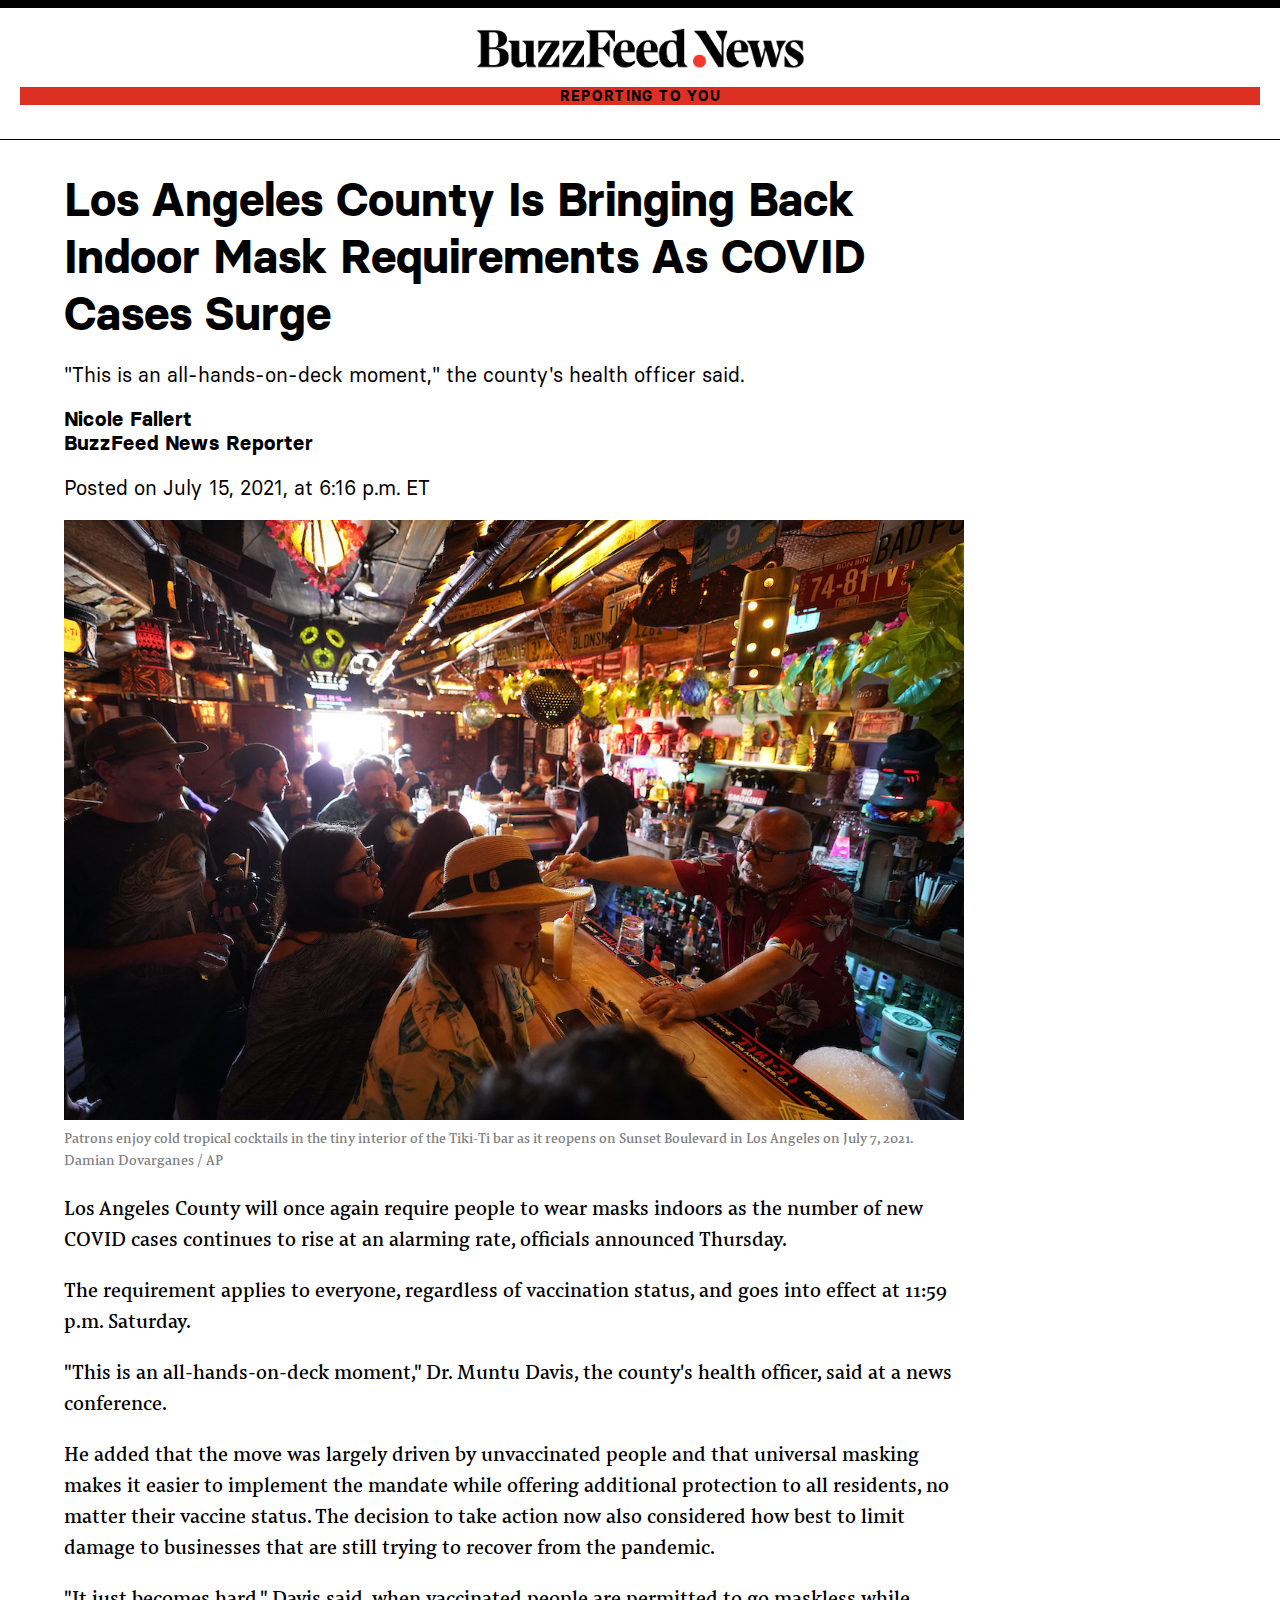
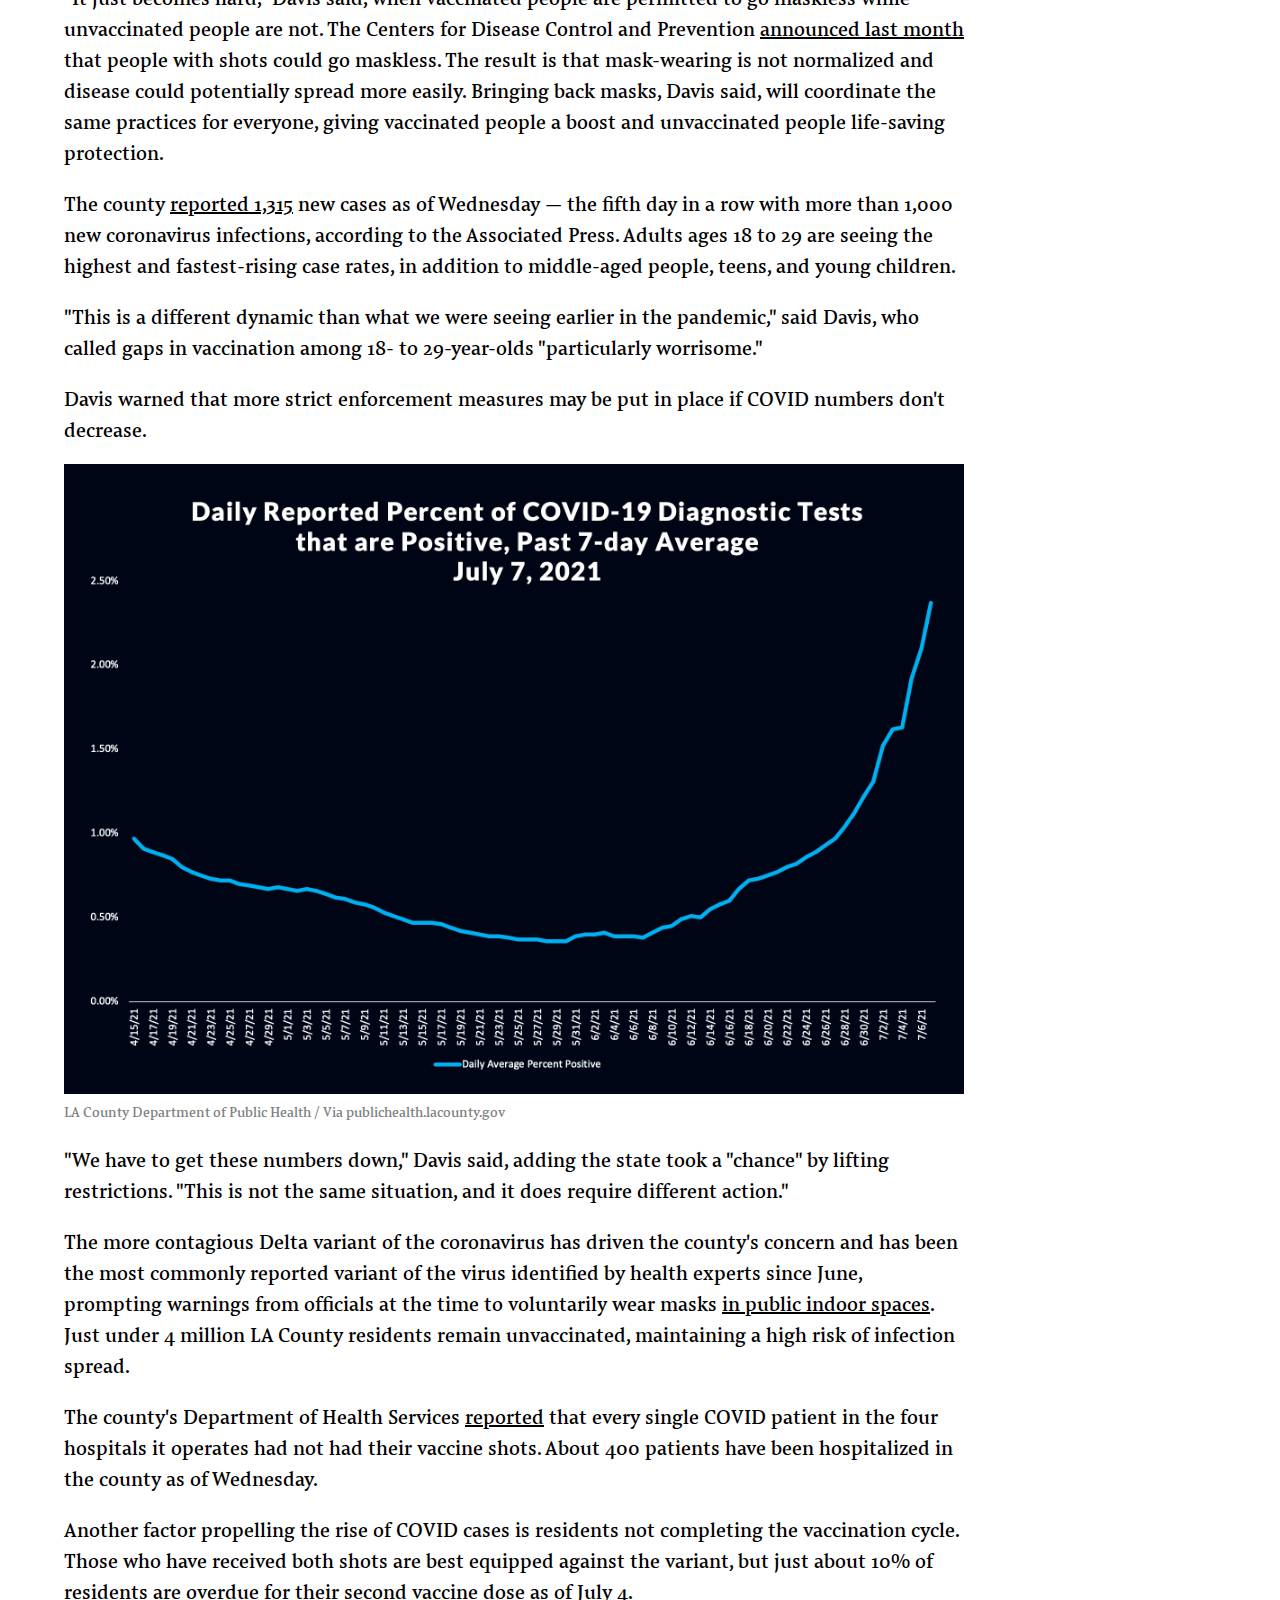
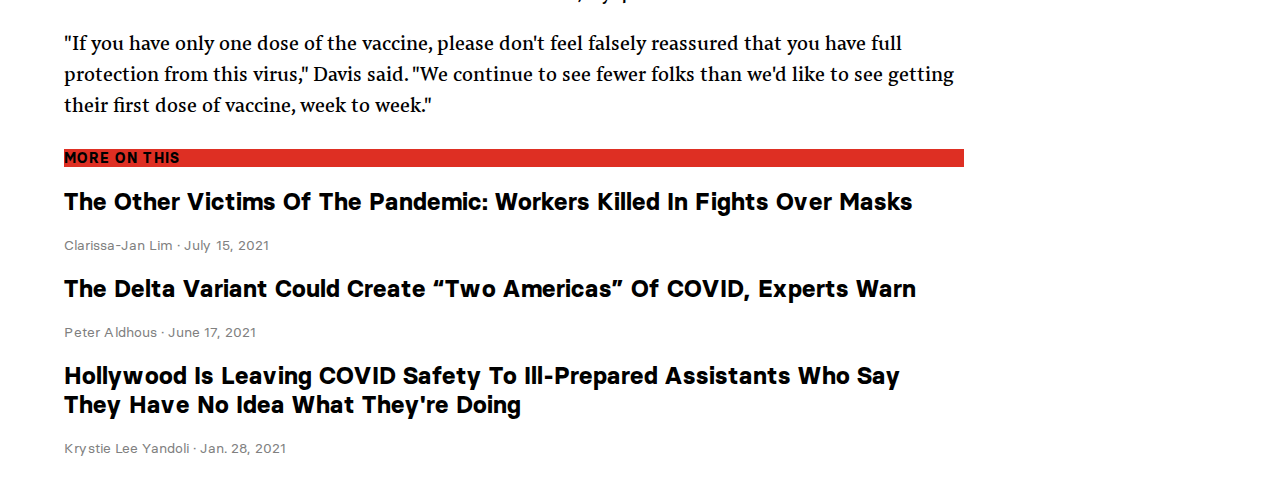
<file: article.html>
<!DOCTYPE html>
<html lang="en">
  <head>
    <link rel="stylesheet" type="text/css" href="article.css">
    <meta charset="utf-8">
    <meta name="viewport" content="width=device-width, initial-scale=1">
    <link rel="stylesheet" href="fonts.css">
    <link rel="stylesheet" href="article.css">
    <title>JNL 221 - HTML/CSS Assignment #2</title>
  </head>
  <body>

    <div class="site_banner">
        <img id="logo" src="logo.png" alt="BuzzFeed News logo" width="330px">
        <h3>REPORTING TO YOU</h3>
    </div>

    <div class="article">

      <div class="story_header">
        <h1>Los Angeles County Is Bringing Back Indoor Mask Requirements As COVID Cases Surge</h1>
        <p>"This is an all-hands-on-deck moment," the county's health officer said.</p>
        <p class="byline">Nicole Fallert <br>BuzzFeed News Reporter</p>
        <p>Posted on July 15, 2021, at 6:16 p.m. ET</p>
      </div>

      <div class="story_copy">

        <img class="photo" src="img1.jpg" alt="">
        <p class="photo_caption">Patrons enjoy cold tropical cocktails in the tiny interior of the Tiki-Ti bar as it reopens on Sunset Boulevard in Los Angeles on July 7, 2021.<br>Damian Dovarganes / AP</p>

        <p>Los Angeles County will once again require people to wear masks indoors as the number of new COVID cases continues to rise at an alarming rate, officials announced Thursday.</p>
        <p>The requirement applies to everyone, regardless of vaccination status, and goes into effect at 11:59 p.m. Saturday.</p>
        <p>"This is an all-hands-on-deck moment," Dr. Muntu Davis, the county's health officer, said at a news conference.</p>
        <p>He added that the move was largely driven by unvaccinated people and that universal masking makes it easier to implement the mandate while offering additional protection to all residents, no matter their vaccine status. The decision to take action now also considered how best to limit damage to businesses that are still trying to recover from the pandemic.</p>
        <p>"It just becomes hard," Davis said, when vaccinated people are permitted to go maskless while unvaccinated people are not. The Centers for Disease Control and Prevention <a href="https://www.cdc.gov/coronavirus/2019-ncov/vaccines/fully-vaccinated.html" target="_blank">announced last month</a> that people with shots could go maskless. The result is that mask-wearing is not normalized and disease could potentially spread more easily. Bringing back masks, Davis said, will coordinate the same practices for everyone, giving vaccinated people a boost and unvaccinated people life-saving protection.<p>
        <p>The county <a href="http://publichealth.lacounty.gov/media/coronavirus/data/index.htm" target="_blank">reported 1,315</a> new cases as of Wednesday — the fifth day in a row with more than 1,000 new coronavirus infections, according to the Associated Press. Adults ages 18 to 29 are seeing the highest and fastest-rising case rates, in addition to middle-aged people, teens, and young children.</p>
        <p>"This is a different dynamic than what we were seeing earlier in the pandemic," said Davis, who called gaps in vaccination among 18- to 29-year-olds "particularly worrisome."</p>
        <p>Davis warned that more strict enforcement measures may be put in place if COVID numbers don't decrease.</p>

        <img class="photo" src="img2.png" alt="">
        <p class="photo_caption">LA County Department of Public Health / Via publichealth.lacounty.gov</p>

        <p>"We have to get these numbers down," Davis said, adding the state took a "chance" by lifting restrictions. "This is not the same situation, and it does require different action."</p>
        <p>The more contagious Delta variant of the coronavirus has driven the county's concern and has been the most commonly reported variant of the virus identified by health experts since June, prompting warnings from officials at the time to voluntarily wear masks <a href="https://www.latimes.com/california/story/2021-06-28/as-delta-variant-spreads-l-a-county-recommends-everyone-mask-indoors" target="_blank">in public indoor spaces</a>. Just under 4 million LA County residents remain unvaccinated, maintaining a high risk of infection spread.</p>
        <p>The county's Department of Health Services <a href="https://www.cnn.com/2021/07/14/health/los-angeles-county-covid-cases/index.html" target="_blank">reported</a> that every single COVID patient in the four hospitals it operates had not had their vaccine shots. About 400 patients have been hospitalized in the county as of Wednesday.</p>
        <p>Another factor propelling the rise of COVID cases is residents not completing the vaccination cycle. Those who have received both shots are best equipped against the variant, but just about 10% of residents are overdue for their second vaccine dose as of July 4.</p>
        <p>"If you have only one dose of the vaccine, please don't feel falsely reassured that you have full protection from this virus," Davis said. "We continue to see fewer folks than we'd like to see getting their first dose of vaccine, week to week."</p>

      </div>

      <div class="footer">

        <h3>MORE ON THIS</h3>
        <h2>The Other Victims Of The Pandemic: Workers Killed In Fights Over Masks</h2>
        <p class="footer_info">Clarissa-Jan Lim · July 15, 2021</p>
        <h2>The Delta Variant Could Create “Two Americas” Of COVID, Experts Warn</h2>
        <p class="footer_info">Peter Aldhous · June 17, 2021</p>
        <h2>Hollywood Is Leaving COVID Safety To Ill-Prepared Assistants Who Say They Have No Idea What They're Doing</h2>
        <p class="footer_info">Krystie Lee Yandoli · Jan. 28, 2021</p>

      </div>

    </div>

  </body>
</html>
</file>
<file: article.css>
body {
	margin: 0px;
}

.site_banner {
	border-top: 8px solid black;
	border-bottom: 1px solid black;
	padding: 20px;
	text-align: center;
}
h3 {
      font-family: "Basier", serif;
      font-weight: bold;
      font-size: 14px;
      background-color: #de2f23;
      letter-spacing: 1px;
}

.article {
	max-width: 900px;
	margin-left: 5%;
	margin-right: 5%;
}
.story_header{
	font-family: "Basier", serif;
	font-size: 20px;
}

h1 {
	font-size: 46px;
	margin-bottom: 0px;
}

.byline {
	font-weight: bold;
}

.story_copy {
	font-family: "Pensum", sans-serif;
	font-size: 20px;
}

.photo {
	width: 100%;
}

.photo_caption {
	color: gray;
	font-size: 14px;
	margin-top: 0px;
}

.footer {
	font-family: "Basier", serif;
	margin-top: 30px;
	margin-bottom: 30px;
}

.footer_info {
	color: gray;
	font-size: 14px;
}

a {
	color:black;
}

a:hover {
	color: red;
	text-decoration: underline;
}
</file>
<file: fonts.css>
html {
  -moz-osx-font-smoothing: grayscale;
  -webkit-font-smoothing: antialiased;
}

@font-face {
  font-family: 'Basier';
  src: url('BasierSquare-Regular.woff2') format('woff2');
}

@font-face {
  font-family: 'Basier';
  font-weight: bold;
  src: url('BasierSquare-Bold.woff2') format('woff2');
}

@font-face {
  font-family: 'Pensum';
  src: url('PensumPro-Book.woff2') format('woff2');
}
</file>
